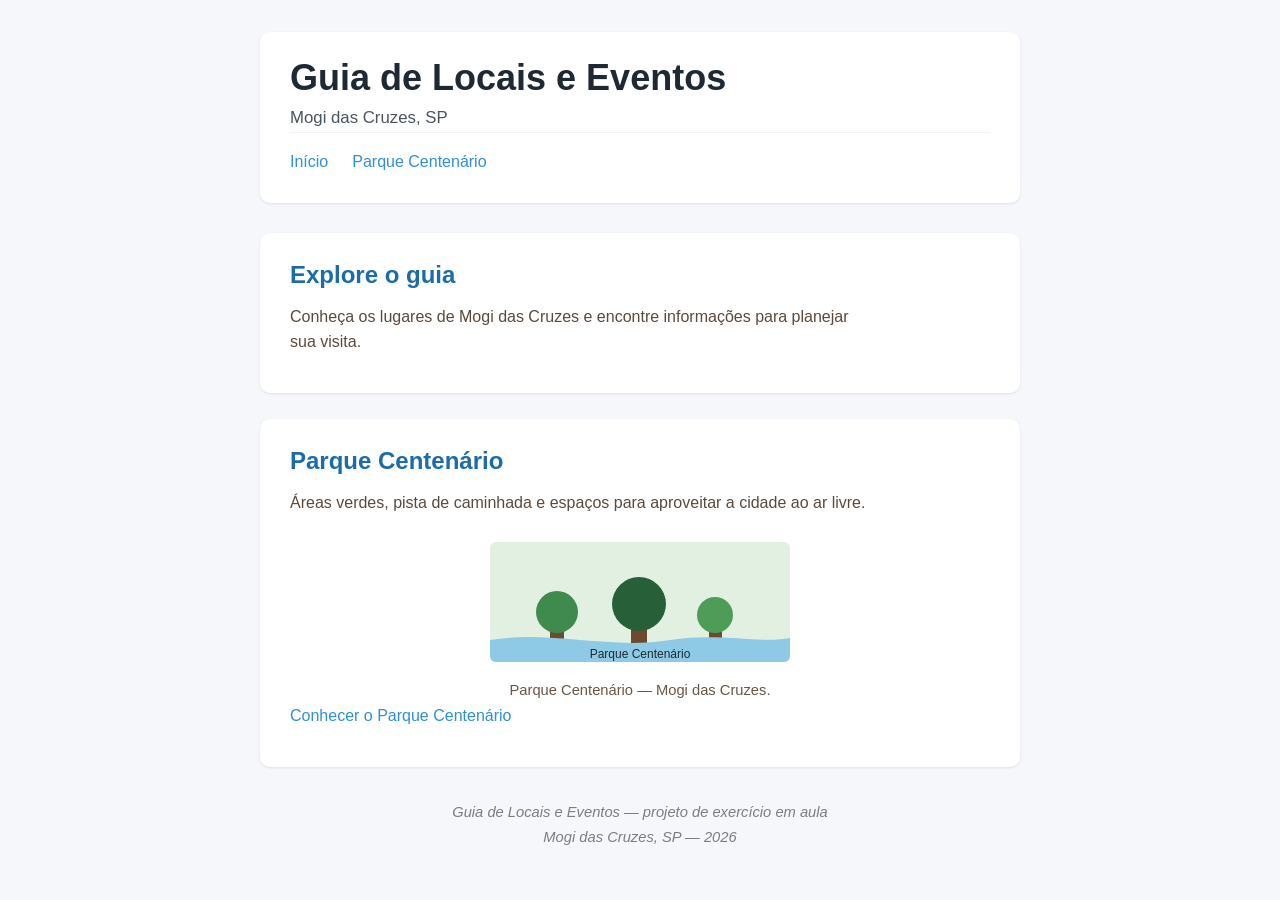
<file: index.html>
<!DOCTYPE html>
<html lang="pt-BR">
<head>
  <meta charset="UTF-8">
  <meta name="viewport" content="width=device-width, initial-scale=1">
  <title>Guia de Locais e Eventos de Mogi das Cruzes</title>
  <meta name="description" content="Conheça os locais e eventos do guia de Mogi das Cruzes e consulte a página do Parque Centenário.">
  <link rel="stylesheet" href="css/estilo.css">
</head>
<body>
  <a class="pular-para-conteudo" href="#conteudo">Pular para o conteúdo</a>

  <header class="cabecalho">
    <h1>Guia de Locais e Eventos</h1>
    <p class="subtitulo">Mogi das Cruzes, SP</p>
    <nav class="menu" aria-label="Navegação principal">
      <ul>
        <li><a href="index.html" aria-current="page">Início</a></li>
        <li><a href="detalhe.html">Parque Centenário</a></li>
      </ul>
    </nav>
  </header>

  <main id="conteudo">
    <section class="cartao" aria-labelledby="titulo-guia">
      <h2 id="titulo-guia">Explore o guia</h2>
      <p>Conheça os lugares de Mogi das Cruzes e encontre informações para planejar sua visita.</p>
    </section>

    <article class="cartao" aria-labelledby="titulo-parque">
      <h2 id="titulo-parque">Parque Centenário</h2>
      <p>Áreas verdes, pista de caminhada e espaços para aproveitar a cidade ao ar livre.</p>
      <figure class="foto-local">
        <img src="imagens/parque-centenario.svg" width="300" height="120"
             alt="Ilustração do Parque Centenário: três árvores sobre um gramado, com um lago à frente.">
        <figcaption>Parque Centenário — Mogi das Cruzes.</figcaption>
      </figure>
      <p><a href="detalhe.html">Conhecer o Parque Centenário</a></p>
    </article>
  </main>

  <footer class="rodape">
    <p>Guia de Locais e Eventos — projeto de exercício em aula</p>
    <p>Mogi das Cruzes, SP — 2026</p>
  </footer>
</body>
</html>
</file>
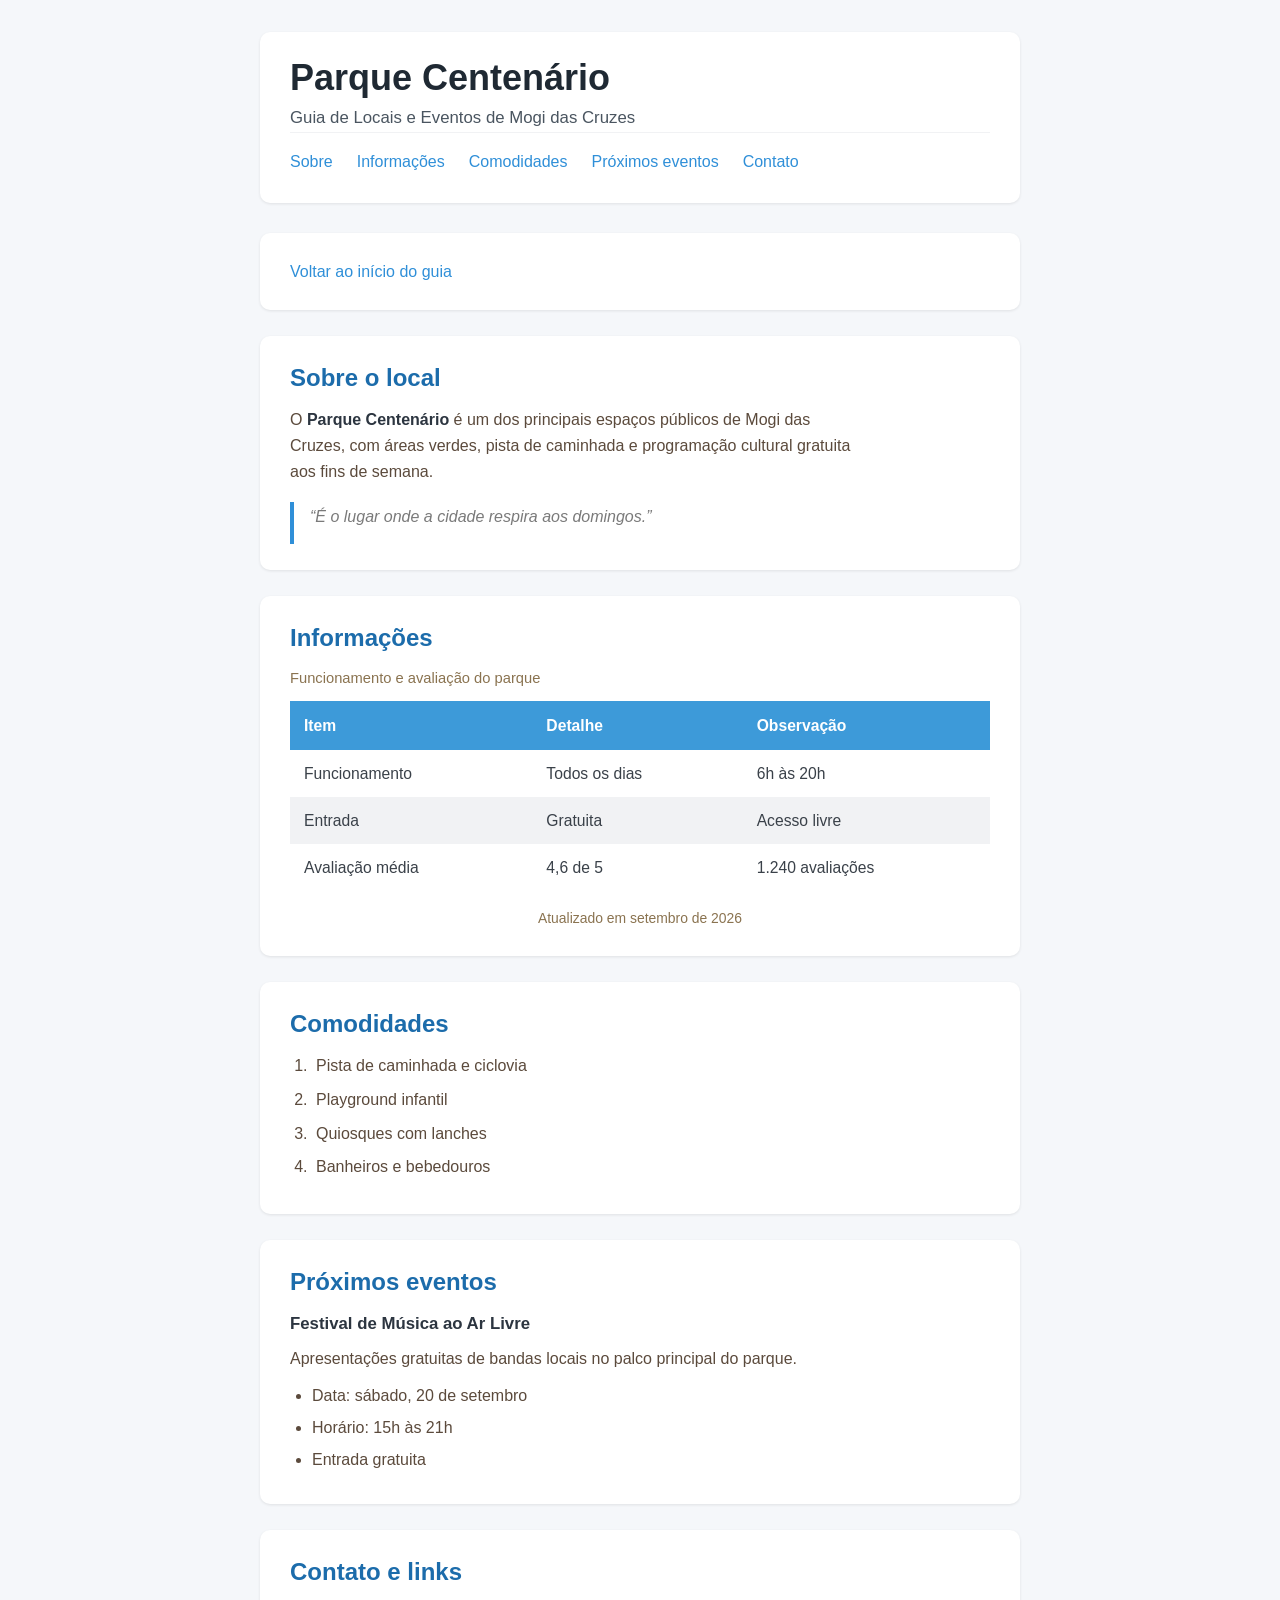
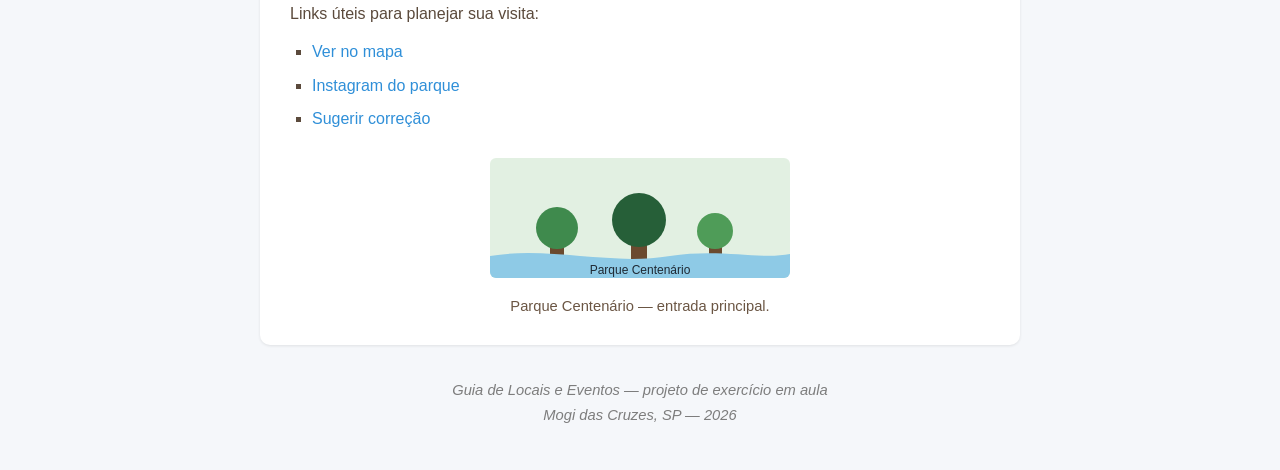
<file: detalhe.html>
<!DOCTYPE html>
<html lang="pt-BR">
<head>
  <meta charset="UTF-8">
  <meta name="viewport" content="width=device-width, initial-scale=1">
  <title>Parque Centenário — Guia de Locais e Eventos de Mogi das Cruzes</title>
  <meta name="description" content="Página de detalhe do Parque Centenário: horários, comodidades, próximos eventos e contato.">
  <link rel="stylesheet" href="css/estilo.css">
</head>
<body>

  <a class="pular-para-conteudo" href="#conteudo">Pular para o conteúdo</a>

  <header class="cabecalho">
    <h1>Parque Centenário</h1>
    <p class="subtitulo">Guia de Locais e Eventos de Mogi das Cruzes</p>

    <nav class="menu" aria-label="Seções da página">
      <ul>
        <li><a href="#sobre">Sobre</a></li>
        <li><a href="#informacoes">Informações</a></li>
        <li><a href="#comodidades">Comodidades</a></li>
        <li><a href="#eventos">Próximos eventos</a></li>
        <li><a href="#contato">Contato</a></li>
      </ul>
    </nav>
  </header>

  <main id="conteudo">

    <nav class="cartao" aria-label="Navegação de retorno">
      <a href="index.html">Voltar ao início do guia</a>
    </nav>

    <section class="cartao" id="sobre">
      <h2>Sobre o local</h2>
      <p>
        O <strong>Parque Centenário</strong> é um dos principais espaços públicos de
        Mogi das Cruzes, com áreas verdes, pista de caminhada e programação cultural
        gratuita aos fins de semana.
      </p>
      <blockquote>
        <p>É o lugar onde a cidade respira aos domingos.</p>
      </blockquote>
    </section>

    <section class="cartao" id="informacoes">
      <h2>Informações</h2>
      <table class="tabela-informacoes">
        <caption>Funcionamento e avaliação do parque</caption>
        <thead>
          <tr>
            <th scope="col">Item</th>
            <th scope="col">Detalhe</th>
            <th scope="col">Observação</th>
          </tr>
        </thead>
        <tbody>
          <tr>
            <th scope="row">Funcionamento</th>
            <td>Todos os dias</td>
            <td>6h às 20h</td>
          </tr>
          <tr>
            <th scope="row">Entrada</th>
            <td>Gratuita</td>
            <td>Acesso livre</td>
          </tr>
          <tr>
            <th scope="row">Avaliação média</th>
            <td>4,6 de 5</td>
            <td>1.240 avaliações</td>
          </tr>
        </tbody>
        <tfoot>
          <tr>
            <td colspan="3">Atualizado em setembro de 2026</td>
          </tr>
        </tfoot>
      </table>
    </section>

    <section class="cartao" id="comodidades">
      <h2>Comodidades</h2>
      <ol class="lista-comodidades">
        <li>Pista de caminhada e ciclovia</li>
        <li>Playground infantil</li>
        <li>Quiosques com lanches</li>
        <li>Banheiros e bebedouros</li>
      </ol>
    </section>

    <section class="cartao" id="eventos">
      <h2>Próximos eventos</h2>
      <article class="evento">
        <h3>Festival de Música ao Ar Livre</h3>
        <p>Apresentações gratuitas de bandas locais no palco principal do parque.</p>
        <ul class="lista-evento">
          <!-- Atenção: em 2026, 20/09 cai num domingo. Confira a data antes de entregar. -->
          <li>Data: sábado, 20 de setembro</li>
          <li>Horário: 15h às 21h</li>
          <li>Entrada gratuita</li>
        </ul>
      </article>
    </section>

    <section class="cartao" id="contato">
      <h2>Contato e links</h2>
      <p>Links úteis para planejar sua visita:</p>
      <ul class="lista-contato">
        <li><a href="https://www.openstreetmap.org/search?query=Parque%20Centen%C3%A1rio%20Mogi%20das%20Cruzes">Ver no mapa</a></li>
        <li><a href="https://www.instagram.com/prefeituramogidascruzes/">Instagram do parque</a></li>
        <li><a href="mailto:guia@exemplo.com.br?subject=Sugest%C3%A3o%20de%20corre%C3%A7%C3%A3o">Sugerir correção</a></li>
      </ul>

      <figure class="foto-local">
        <img src="imagens/parque-centenario.svg"
             width="300" height="120"
             alt="Ilustração do Parque Centenário: três árvores sobre um gramado, com um lago à frente.">
        <figcaption>Parque Centenário — entrada principal.</figcaption>
      </figure>
    </section>

  </main>

  <footer class="rodape">
    <p>Guia de Locais e Eventos — projeto de exercício em aula</p>
    <p>Mogi das Cruzes, SP — 2026</p>
  </footer>

</body>
</html>
</file>
<file: css/estilo.css>
/* ==========================================================================
   Guia de Locais e Eventos — página de detalhe
   Paleta: azul #1c6cab (títulos) | #2f8fd8 (links/tabela)
           texto quente #5b4a3c | fundo #f5f7fa | cartão #ffffff
   ========================================================================== */

/* ---------- Base ---------- */

html {
  box-sizing: border-box;
}

*,
*::before,
*::after {
  box-sizing: inherit;
}

body {
  margin: 0;
  padding: 32px 16px 40px;
  background-color: #f5f7fa;
  font-family: "Segoe UI", Candara, "Trebuchet MS", Verdana, sans-serif;
  font-size: 16px;
  line-height: 1.6;
  color: #5b4a3c;
}

/* Link de atalho: só aparece quando recebe foco pelo teclado */
.pular-para-conteudo {
  position: absolute;
  top: -60px;
  left: 16px;
  z-index: 10;
  padding: 10px 16px;
  border-radius: 6px;
  background-color: #1c6cab;
  color: #ffffff;
}

.pular-para-conteudo:focus {
  top: 12px;
}

/* ---------- Cabeçalho e menu ---------- */

.cabecalho {
  max-width: 760px;
  margin: 0 auto 30px;
  padding: 24px 30px;
  background-color: #ffffff;
  border-radius: 10px;
  box-shadow: 0 1px 3px rgba(0, 0, 0, 0.09);
}

.identidade {
  margin-bottom: 18px;
}

.cabecalho h1 {
  margin: 0 0 6px;
  font-size: 2.25rem;
  line-height: 1.2;
  color: #1f2933;
}

.subtitulo {
  margin: 0;
  font-size: 1.05rem;
  color: #4a5560;
}

.menu {
  padding-top: 12px;
  border-top: 1px solid #f1f2f4;
}

.menu ul {
  display: flex;
  flex-wrap: wrap;
  gap: 8px 24px;
  margin: 0;
  padding: 0;
  list-style: none;
}

.menu li {
  margin: 0;
}

.menu a {
  display: inline-block;
  padding: 4px 0;
  font-size: 1rem;
}

/* ---------- Estados dos links (ordem LVHA) ---------- */

a:link {
  color: #2f8fd8;
  text-decoration: none;
}

a:visited {
  color: #6b62c4;
}

a:hover {
  color: #14588f;
  text-decoration: underline;
}

a:focus {
  outline: 3px solid #e08b1e;
  outline-offset: 2px;
  border-radius: 3px;
}

a:active {
  color: #0f4671;
}

/* ---------- Cartões de seção ---------- */

.cartao {
  max-width: 760px;
  margin: 0 auto 26px;
  padding: 26px 30px;
  background-color: #ffffff;
  border-radius: 10px;
  box-shadow: 0 1px 3px rgba(0, 0, 0, 0.09);
}

.cartao h2 {
  margin: 0 0 14px;
  font-size: 1.5rem;
  line-height: 1.3;
  color: #1c6cab;
}

.cartao p {
  margin: 0 0 12px;
  max-width: 65ch;
}

.cartao strong {
  color: #2c3540;
}

/* ---------- Citação ---------- */

blockquote {
  margin: 18px 0 0;
  padding: 2px 0 2px 16px;
  border-left: 4px solid #2f8fd8;
  font-style: italic;
  color: #7a7a7a;
}

blockquote p {
  margin: 0;
}

blockquote p::before {
  content: "\201C";
}

blockquote p::after {
  content: "\201D";
}

/* ---------- Tabela de informações ---------- */

.tabela-informacoes {
  width: 100%;
  border-collapse: collapse;
  font-size: 0.98rem;
}

.tabela-informacoes caption {
  caption-side: top;
  padding-bottom: 10px;
  text-align: left;
  font-size: 0.92rem;
  color: #8a7350;
}

.tabela-informacoes thead th {
  padding: 12px 14px;
  background-color: #3d9ad9;
  color: #ffffff;
  text-align: left;
  font-weight: bold;
}

.tabela-informacoes tbody th,
.tabela-informacoes tbody td {
  padding: 11px 14px;
  text-align: left;
  font-weight: normal;
  color: #3a4149;
}

/* Zebra: linhas pares do corpo da tabela */
.tabela-informacoes tbody tr:nth-child(even) {
  background-color: #f1f2f4;
}

.tabela-informacoes tfoot td {
  padding-top: 16px;
  text-align: center;
  font-size: 0.87rem;
  color: #8a7350;
}

/* ---------- Listas com marcadores personalizados ---------- */

.lista-comodidades {
  list-style-type: decimal;
  margin: 0;
  padding-left: 22px;
}

.lista-comodidades li {
  margin-bottom: 8px;
  padding-left: 4px;
}

.lista-evento {
  list-style-type: disc;
  margin: 0;
  padding-left: 22px;
}

.lista-evento li {
  margin-bottom: 6px;
}

.lista-contato {
  list-style-type: square;
  margin: 0;
  padding-left: 22px;
}

.lista-contato li {
  margin-bottom: 8px;
}

/* ---------- Evento ---------- */

.evento h3 {
  margin: 0 0 8px;
  font-size: 1.05rem;
  color: #2c3540;
}

/* ---------- Figura ---------- */

.foto-local {
  margin: 26px 0 0;
  text-align: center;
}

.foto-local img {
  max-width: 100%;
  height: auto;
  border-radius: 6px;
}

.foto-local figcaption {
  margin-top: 10px;
  font-size: 0.92rem;
  color: #6b5644;
}

/* ---------- Rodapé ---------- */

.rodape {
  max-width: 760px;
  margin: 34px auto 0;
  text-align: center;
  font-style: italic;
  font-size: 0.92rem;
  color: #7d7d7d;
}

.rodape p {
  margin: 2px 0;
}

/* ---------- Telas estreitas ---------- */

@media (max-width: 560px) {
  body {
    padding: 20px 10px 30px;
  }

  .cabecalho {
    padding: 20px 18px;
  }

  .cabecalho h1 {
    font-size: 1.75rem;
  }

  .cartao {
    padding: 20px 18px;
  }

  .menu ul {
    gap: 6px 18px;
  }

  .tabela-informacoes {
    font-size: 0.9rem;
  }

  .tabela-informacoes thead th,
  .tabela-informacoes tbody th,
  .tabela-informacoes tbody td {
    padding: 9px 8px;
  }
}
</file>
